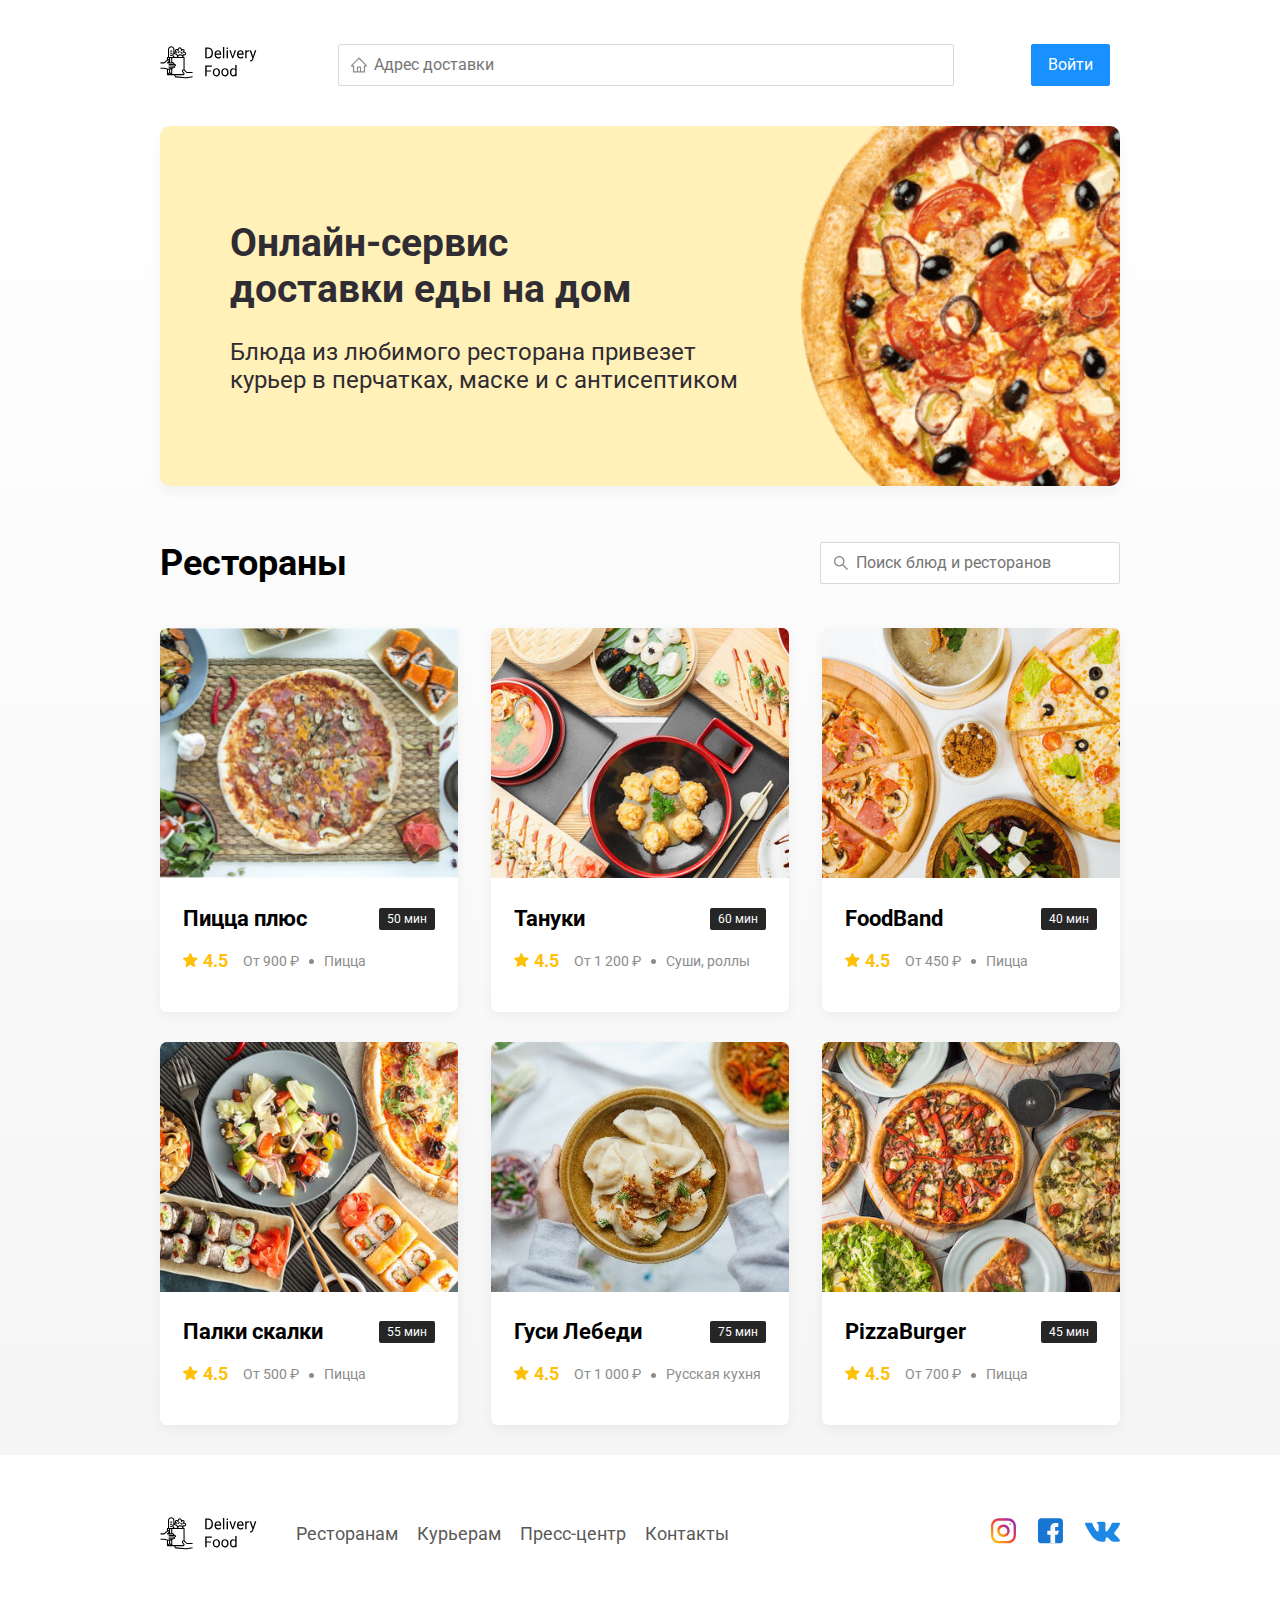
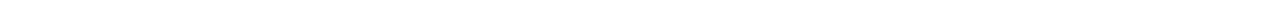
<file: index.html>
<!DOCTYPE html>
<html lang="ru">

<head>
	<meta charset="UTF-8" />
	<meta name="viewport" content="width=device-width, initial-scale=1.0" />
	<title>Delivery Food — доставка еды на дом</title>
	<link href="https://fonts.googleapis.com/css?family=Roboto:400,700&display=swap&subset=cyrillic" rel="stylesheet" />
	<link rel="stylesheet" href="css/normalize.css" />
	<link rel="stylesheet" href="css/style.css" />
	<script src="./js/auth.js" defer></script>
	<script src="./js/partners.js" defer></script>
</head>

<body>
	<div class="container">
		<header class="header">
			<a class="logo">
				<img src="img/icon/logo.svg" alt="Logo" />
			</a>
			<label class="address">
				<input type="text" class="input input-address" placeholder="Адрес доставки" />
			</label>
			<div class="buttons">
				<span class="user-name"></span>
				<button class="button button-primary button-auth">
					<span class="button-auth-svg"></span>
					<span class="button-text">Войти</span>
				</button>
				<button class="button button-cart" id="cart-button">
					<span class="button-cart-svg"></span>
					<span class="button-text">Корзина</span>
				</button>
				<button class="button button-primary button-out">
					<span class="button-text">Выйти</span>
					<span class="button-out-svg"></span>
				</button>
			</div>
		</header>
	</div>
	<!-- /.container  -->

	<main class="main">
		<div class="container">
			<section class="container-promo">
				<section class="promo pizza">
					<h1 class="promo-title">Онлайн-сервис <br />доставки еды на дом</h1>
					<p class="promo-text">
						Блюда из любимого ресторана привезет курьер в перчатках, маске и с антисептиком
					</p>
				</section>
				<!-- <section class="promo kebab">
					<h1 class="promo-title">Шашлыки на майские <br> со скидкой 35%</h1>
					<p class="promo-text">
						Закажите шашлыки в любом ресторане до 10 мая и получите скидку по промокоду OMAGAD
					</p>
				</section>
				<section class="promo vegetables">
					<h1 class="promo-title">Скидка 20% на всю еду <br> по промокоду LOVE.JS</h1>
					<p class="promo-text">
						Блюдо из ресторана привезут вместе с двумя подарочными книгами по фронтенду
					</p>
				</section>
				<section class="promo sushi">
					<h1 class="promo-title">Сеты со скидкой до 30% <br> в ресторанах</h1>
					<p class="promo-text">
						Скидки на сеты до 30 мая по промокоду DADADA
					</p>
				</section> -->
			</section>
			<section class="restaurants">
				<div class="section-heading">
					<h2 class="section-title">Рестораны</h2>
					<label class="search">
						<input type="text" class="input input-search" placeholder="Поиск блюд и ресторанов" />
					</label>
				</div>
				<div class="cards cards-restaurants">
					<a href="restaurant.html" class="card card-restaurant">
						<img src="img/pizza-plus/preview.jpg" alt="image" class="card-image" />
						<div class="card-text">
							<div class="card-heading">
								<h3 class="card-title">Пицца плюс</h3>
								<span class="card-tag tag">50 мин</span>
							</div>
							<!-- /.card-heading -->
							<div class="card-info">
								<div class="rating">
									4.5
								</div>
								<div class="price">От 900 ₽</div>
								<div class="category">Пицца</div>
							</div>
							<!-- /.card-info -->
						</div>
						<!-- /.card-text -->
					</a>
					<!-- /.card -->

					<a href="restaurant.html" class="card card-restaurant">
						<img src="img/tanuki/preview.jpg" alt="image" class="card-image" />
						<div class="card-text">
							<div class="card-heading">
								<h3 class="card-title">Тануки</h3>
								<span class="card-tag tag">60 мин</span>
							</div>
							<!-- /.card-heading -->
							<div class="card-info">
								<div class="rating">
									4.5
								</div>
								<div class="price">От 1 200 ₽</div>
								<div class="category">Суши, роллы</div>
							</div>
							<!-- /.card-info -->
						</div>
						<!-- /.card-text -->
					</a>
					<!-- /.card -->

					<a href="restaurant.html" class="card card-restaurant">
						<img src="img/food-band/preview.jpg" alt="image" class="card-image" />
						<div class="card-text">
							<div class="card-heading">
								<h3 class="card-title">FoodBand</h3>
								<span class="card-tag tag">40 мин</span>
							</div>
							<!-- /.card-heading -->
							<div class="card-info">
								<div class="rating">
									4.5
								</div>
								<div class="price">От 450 ₽</div>
								<div class="category">Пицца</div>
							</div>
							<!-- /.card-info -->
						</div>
						<!-- /.card-text -->
					</a>
					<!-- /.card -->

					<a href="restaurant.html" class="card card-restaurant">
						<img src="img/palki-skalki/preview.jpg" alt="image" class="card-image" />
						<div class="card-text">
							<div class="card-heading">
								<h3 class="card-title">Палки скалки</h3>
								<span class="card-tag tag">55 мин</span>
							</div>
							<!-- /.card-heading -->
							<div class="card-info">
								<div class="rating">
									4.5
								</div>
								<div class="price">От 500 ₽</div>
								<div class="category">Пицца</div>
							</div>
							<!-- /.card-info -->
						</div>
						<!-- /.card-text -->
					</a>
					<!-- /.card -->

					<a href="restaurant.html" class="card card-restaurant">
						<img src="img/gusi-lebedi/preview.jpg" alt="image" class="card-image" />
						<div class="card-text">
							<div class="card-heading">
								<h3 class="card-title">Гуси Лебеди</h3>
								<span class="card-tag tag">75 мин</span>
							</div>
							<!-- /.card-heading -->
							<div class="card-info">
								<div class="rating">
									4.5
								</div>
								<div class="price">От 1 000 ₽</div>
								<div class="category">Русская кухня</div>
							</div>
							<!-- /.card-info -->
						</div>
						<!-- /.card-text -->
					</a>
					<!-- /.card -->

					<a href="restaurant.html" class="card card-restaurant">
						<img src="img/pizza-burger/preview.jpg" alt="image" class="card-image" />
						<div class="card-text">
							<div class="card-heading">
								<h3 class="card-title">PizzaBurger</h3>
								<span class="card-tag tag">45 мин</span>
							</div>
							<!-- /.card-heading -->
							<div class="card-info">
								<div class="rating">
									4.5
								</div>
								<div class="price">От 700 ₽</div>
								<div class="category">Пицца</div>
							</div>
							<!-- /.card-info -->
						</div>
						<!-- /.card-text -->
					</a>
					<!-- /.card -->
				</div>
				<!-- /.cards -->
			</section>
		</div>
		<!-- /.container -->
	</main>

	<footer class="footer">
		<div class="container">
			<div class="footer-block">
				<img src="img/icon/logo.svg" alt="logo" class="logo footer-logo" />
				<nav class="footer-nav">
					<a href="#" class="footer-link">Ресторанам </a>
					<a href="#" class="footer-link">Курьерам</a>
					<a href="#" class="footer-link">Пресс-центр</a>
					<a href="#" class="footer-link">Контакты</a>
				</nav>
				<div class="social-links">
					<a href="#" class="social-link"><img src="img/social/instagram.svg" alt="instagram" /></a>
					<a href="#" class="social-link"><img src="img/social/fb.svg" alt="facebook" /></a>
					<a href="#" class="social-link"><img src="img/social/vk.svg" alt="vk" /></a>
				</div>
				<!-- /.social-links -->
			</div>
			<!-- /.footer-block -->
		</div>
	</footer>

	<div class="modal modal-cart">
		<div class="modal-dialog">
			<div class="modal-header">
				<h3 class="modal-title">Корзина</h3>
				<button class="close">&times;</button>
			</div>
			<!-- /.modal-header -->
			<div class="modal-body">
				<div class="food-row">
					<span class="food-name">Ролл угорь стандарт</span>
					<strong class="food-price">250 ₽</strong>
					<div class="food-counter">
						<button class="counter-button">-</button>
						<span class="counter">1</span>
						<button class="counter-button">+</button>
					</div>
				</div>
				<!-- /.foods-row -->
				<div class="food-row">
					<span class="food-name">Ролл угорь стандарт</span>
					<strong class="food-price">250 ₽</strong>
					<div class="food-counter">
						<button class="counter-button">-</button>
						<span class="counter">1</span>
						<button class="counter-button">+</button>
					</div>
				</div>
				<!-- /.foods-row -->
				<div class="food-row">
					<span class="food-name">Ролл угорь стандарт</span>
					<strong class="food-price">250 ₽</strong>
					<div class="food-counter">
						<button class="counter-button">-</button>
						<span class="counter">1</span>
						<button class="counter-button">+</button>
					</div>
				</div>
				<!-- /.foods-row -->
				<div class="food-row">
					<span class="food-name">Ролл угорь стандарт</span>
					<strong class="food-price">250 ₽</strong>
					<div class="food-counter">
						<button class="counter-button">-</button>
						<span class="counter">1</span>
						<button class="counter-button">+</button>
					</div>
				</div>
				<!-- /.foods-row -->
			</div>
			<!-- /.modal-body -->
			<div class="modal-footer">
				<span class="modal-pricetag">1250 ₽</span>
				<div class="footer-buttons">
					<button class="button button-primary">Оформить заказ</button>
					<button class="button clear-cart">Отмена</button>
				</div>
			</div>
			<!-- /.modal-footer -->
		</div>
		<!-- /.modal-dialog -->
	</div>

	<div class="modal-auth">
		<div class="modal-dialog modal-dialog-auth">
			<button class="close-auth">&times;</button>
			<form id="logInForm">
				<fieldset class="modal-body">
					<legend class="modal-title">Авторизация</legend>
					<label class="label-auth">
						<span>Логин</span>
						<input id="login" type="text">
					</label>
					<label class="label-auth">
						<span>Пароль</span>
						<input id="password" type="password">
					</label>
				</fieldset>
				<!-- /.modal-body -->
				<div class="modal-footer">
					<div class="footer-buttons">
						<button class="button button-primary button-login" type="submit">Войти</button>
					</div>
				</div>
			</form>
			<!-- /.modal-footer -->
		</div>
		<!-- /.modal-dialog -->
	</div>
</body>

</html>
</file>
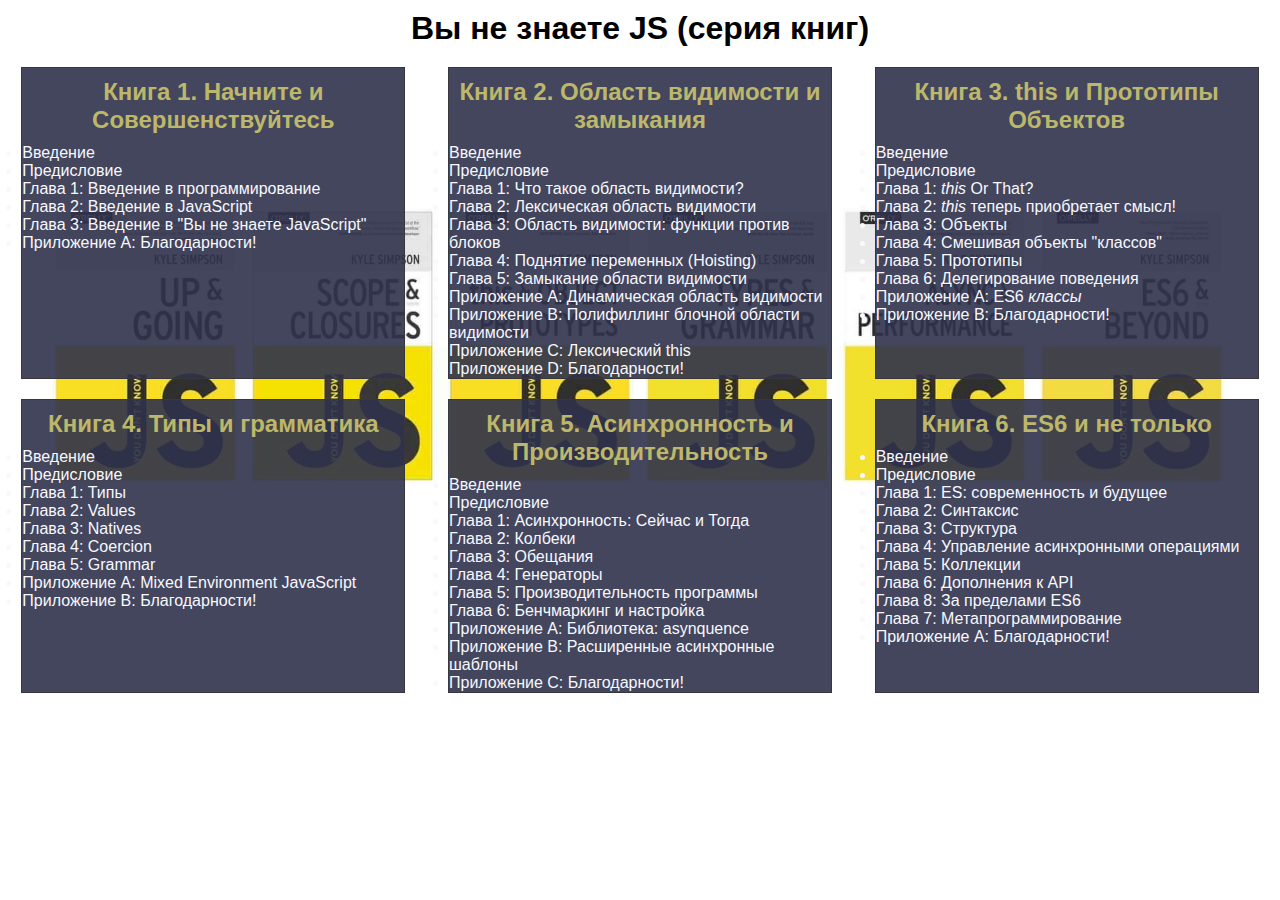
<file: Lesson10/index.html>
<!doctype html>
<html lang="ru">
<head>
    <meta charset="UTF-8">
    <meta name="viewport"
          content="width=device-width, user-scalable=no, initial-scale=1.0, maximum-scale=1.0, minimum-scale=1.0">
    <meta http-equiv="X-UA-Compatible" content="ie=edge">
    <link rel="stylesheet" href="style.css">
    <title>You don't know js</title>
    <script defer src="./script.js"></script>
</head>
<h1>Вы не знаете JS (серия книг)</h1>
<aside class="books">
    <div class="book">
        <h2>
            <a href="https://github.com/azat-io/you-dont-know-js-ru/blob/master/scope%20%26%20closures/README.md#%D0%92%D1%8B-%D0%BD%D0%B5-%D0%B7%D0%BD%D0%B0%D0%B5%D1%82%D0%B5-js-%D0%9E%D0%B1%D0%BB%D0%B0%D1%81%D1%82%D1%8C-%D0%B2%D0%B8%D0%B4%D0%B8%D0%BC%D0%BE%D1%81%D1%82%D0%B8-%D0%B8-%D0%B7%D0%B0%D0%BC%D1%8B%D0%BA%D0%B0%D0%BD%D0%B8%D1%8F"
               target="_blank"> Книга 2. Область видимости и замыкания</a></h2>
        <ul>
            <li>Введение</li>
            <li>Предисловие</li>
            <li>Приложение C: Лексический this</li>
            <li>Глава 1: Что такое область видимости?</li>
            <li>Глава 4: Поднятие переменных (Hoisting)</li>
            <li>Глава 5: Замыкание области видимости</li>
            <li>Глава 2: Лексическая область видимости</li>
            <li>Приложение A: Динамическая область видимости</li>
            <li>Глава 3: Область видимости: функции против блоков</li>
            <li>Приложение B: Полифиллинг блочной области видимости</li>
            <li>Приложение D: Благодарности!</li>
        </ul>
    </div>
    <div class="book">
        <h2>
            <a href="https://github.com/azat-io/you-dont-know-js-ru/blob/master/up%20%26%20going/README.md#%D0%92%D1%8B-%D0%BD%D0%B5-%D0%B7%D0%BD%D0%B0%D0%B5%D1%82%D0%B5-js-%D0%9D%D0%B0%D1%87%D0%BD%D0%B8%D1%82%D0%B5-%D0%B8-%D0%A1%D0%BE%D0%B2%D0%B5%D1%80%D1%88%D0%B5%D0%BD%D1%81%D1%82%D0%B2%D1%83%D0%B9%D1%82%D0%B5%D1%81%D1%8C"
               target="_blank">Книга 1. Начните и Совершенствуйтесь</a></h2>
        <ul>
            <li class="chapter">Введение</li>
            <li class="chapter">Предисловие</li>
            <li class="chapter">Глава 1: Введение в программирование</li>
            <li class="chapter">Глава 2: Введение в JavaScript</li>
            <li class="chapter">Глава 3: Введение в "Вы не знаете JavaScript"</li>
            <li class="chapter">Приложение A: Благодарности!</li>
        </ul>
    </div>
    <div class="book">
        <h2>
            <a href="https://github.com/azat-io/you-dont-know-js-ru/blob/master/es6%20%26%20beyond/README.md#you-dont-know-js-es6--beyond"
               target="_blank">Книга 6. ES6 и не только</a></h2>
        <ul>
            <li>Введение</li>
            <li>Предисловие</li>
            <li>Глава 1: ES: современность и будущее</li>
            <li>Глава 2: Синтаксис</li>
            <li>Глава 3: Структура</li>
            <li>Глава 4: Управление асинхронными операциями</li>
            <li>Глава 5: Коллекции</li>
            <li>Глава 6: Дополнения к API</li>
            <li>Глава 7: Метапрограммирование</li>
            <li>Приложение A: Благодарности!</li>
        </ul>
    </div>
    <div class="book">
        <h2>
            <a href="https://github.com/azat-io/you-dont-know-js-ru/blob/master/types%20%26%20grammar/README.md#you-dont-know-js-types--grammar"
               target="_blank">Книга 4. Типы и грамматика</a></h2>
        <ul>
            <li>Введение</li>
            <li>Предисловие</li>
            <li>Глава 1: Типы</li>
            <li>Глава 2: Values</li>
            <li>Глава 3: Natives</li>
            <li>Глава 4: Coercion</li>
            <li>Глава 5: Grammar</li>
            <li>Приложение A: Mixed Environment JavaScript</li>
            <li>Приложение B: Благодарности!</li>
        </ul>
    </div>
    <div class="book">
        <h2>
            <a href="https://github.com/azat-io/you-dont-know-js-ru/blob/master/this%20%26%20object%20prototypes/README.md#you-dont-know-js-this--object-prototypes"
               target="_blank">Книга 3. this и Пропопипы Объектов</a></h2>
        <ul>
            <li>Введение</li>
            <li>Предисловие</li>
            <li>Глава 1: <em>this</em> Or That?</li>
            <li>Глава 2: <em>this</em> теперь приобретает смысл!</li>
            <li>Глава 3: Объекты</li>
            <li>Глава 4: Смешивая объекты "классов"</li>
            <li>Глава 5: Прототипы</li>
            <li>Глава 6: Делегирование поведения</li>
            <li>Приложение A: ES6 <em>классы</em></li>
            <li>Приложение B: Благодарности!</li>
        </ul>
    </div>
    <div class="book">
        <h2>
            <a href="https://github.com/azat-io/you-dont-know-js-ru/blob/master/async%20%26%20performance/README.md#you-dont-know-js-async--performance"
               target="_blank">Книга 5. Асинхронность и Производительность</a></h2>
        <ul>
            <li>Введение</li>
            <li>Предисловие</li>
            <li>Глава 4: Генераторы</li>
            <li>Глава 2: Колбеки</li>
            <li>Глава 3: Обещания</li>
            <li>Приложение A: Библиотека: asynquence</li>
            <li>Глава 5: Производительность программы</li>
            <li>Глава 6: Бенчмаркинг и настройка</li>
            <li>Приложение B: Расширенные асинхронные шаблоны</li>
            <li>Глава 1: Асинхронность: Сейчас и Тогда</li>
            <li>Приложение C: Благодарности!</li>
        </ul>
    </div>
</aside>


<div class="adv">
    <span>Купи google недорого</span>
</div>


</body>
</html>
</file>
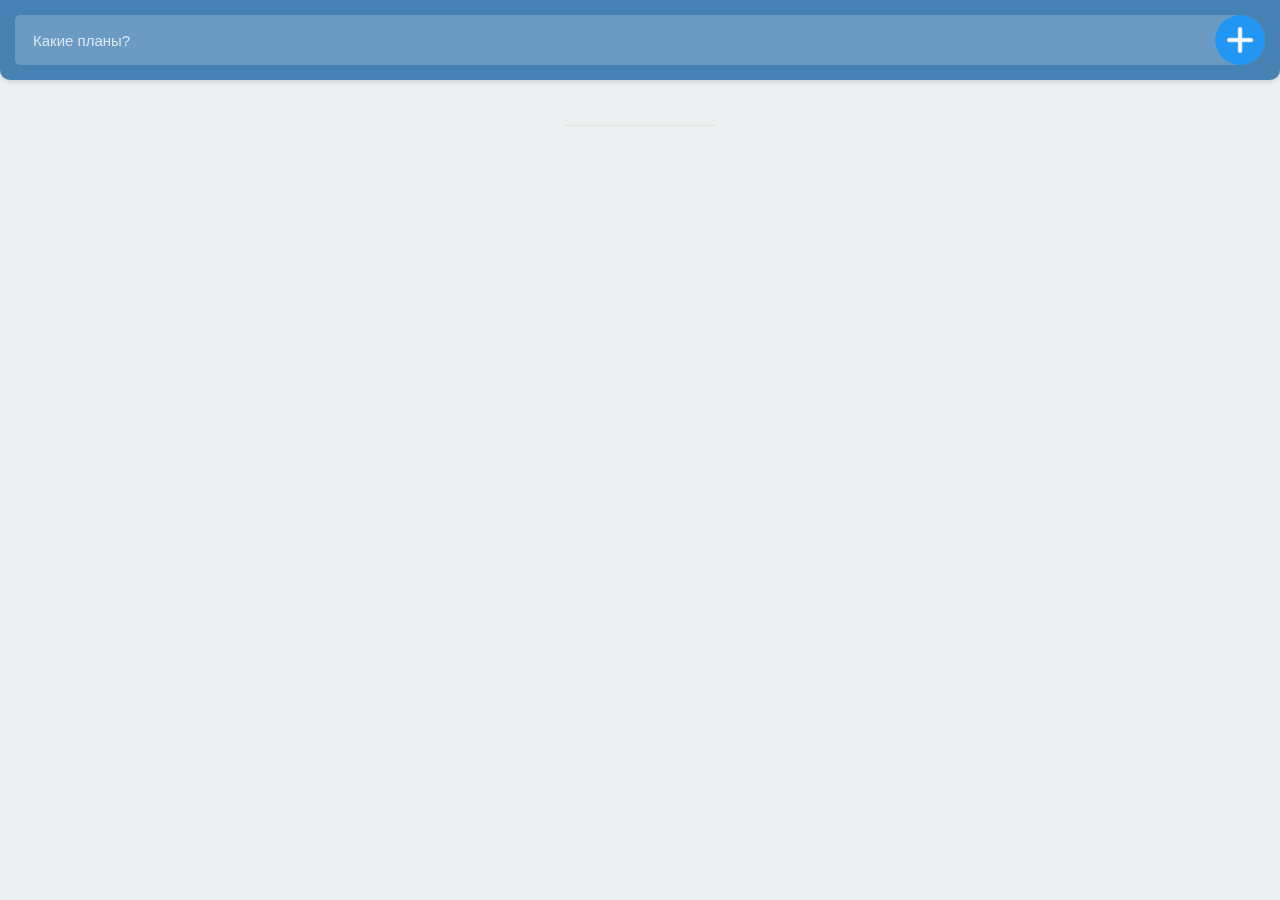
<file: Lesson13/index.html>
<!doctype html>
<html lang="ru">

<head>
	<meta charset="UTF-8">
	<meta name="viewport"
		content="width=device-width, user-scalable=no, initial-scale=1.0, maximum-scale=1.0, minimum-scale=1.0">
	<meta http-equiv="X-UA-Compatible" content="ie=edge">
	<title>ToDo</title>

	<link rel="stylesheet" type="text/css" href="css/normalize.css">
	<link rel="stylesheet" type="text/css" href="css/style.css">
    <script src="./js/script.js" defer></script>
</head>

<body>

	<header class="header">
		<form class="todo-control">
			<label><input class="header-input" type="text" placeholder="Какие планы?"></label>
			<button class="header-button" id="add" type="submit"></button>
		</form>
	</header>

	<div class="todo-container">

		<ul class="todo todo-list" id="todo">
		</ul>
		<ul class="todo todo-completed" id="completed">
		</ul>
	</div>


</body>

</html>
</file>
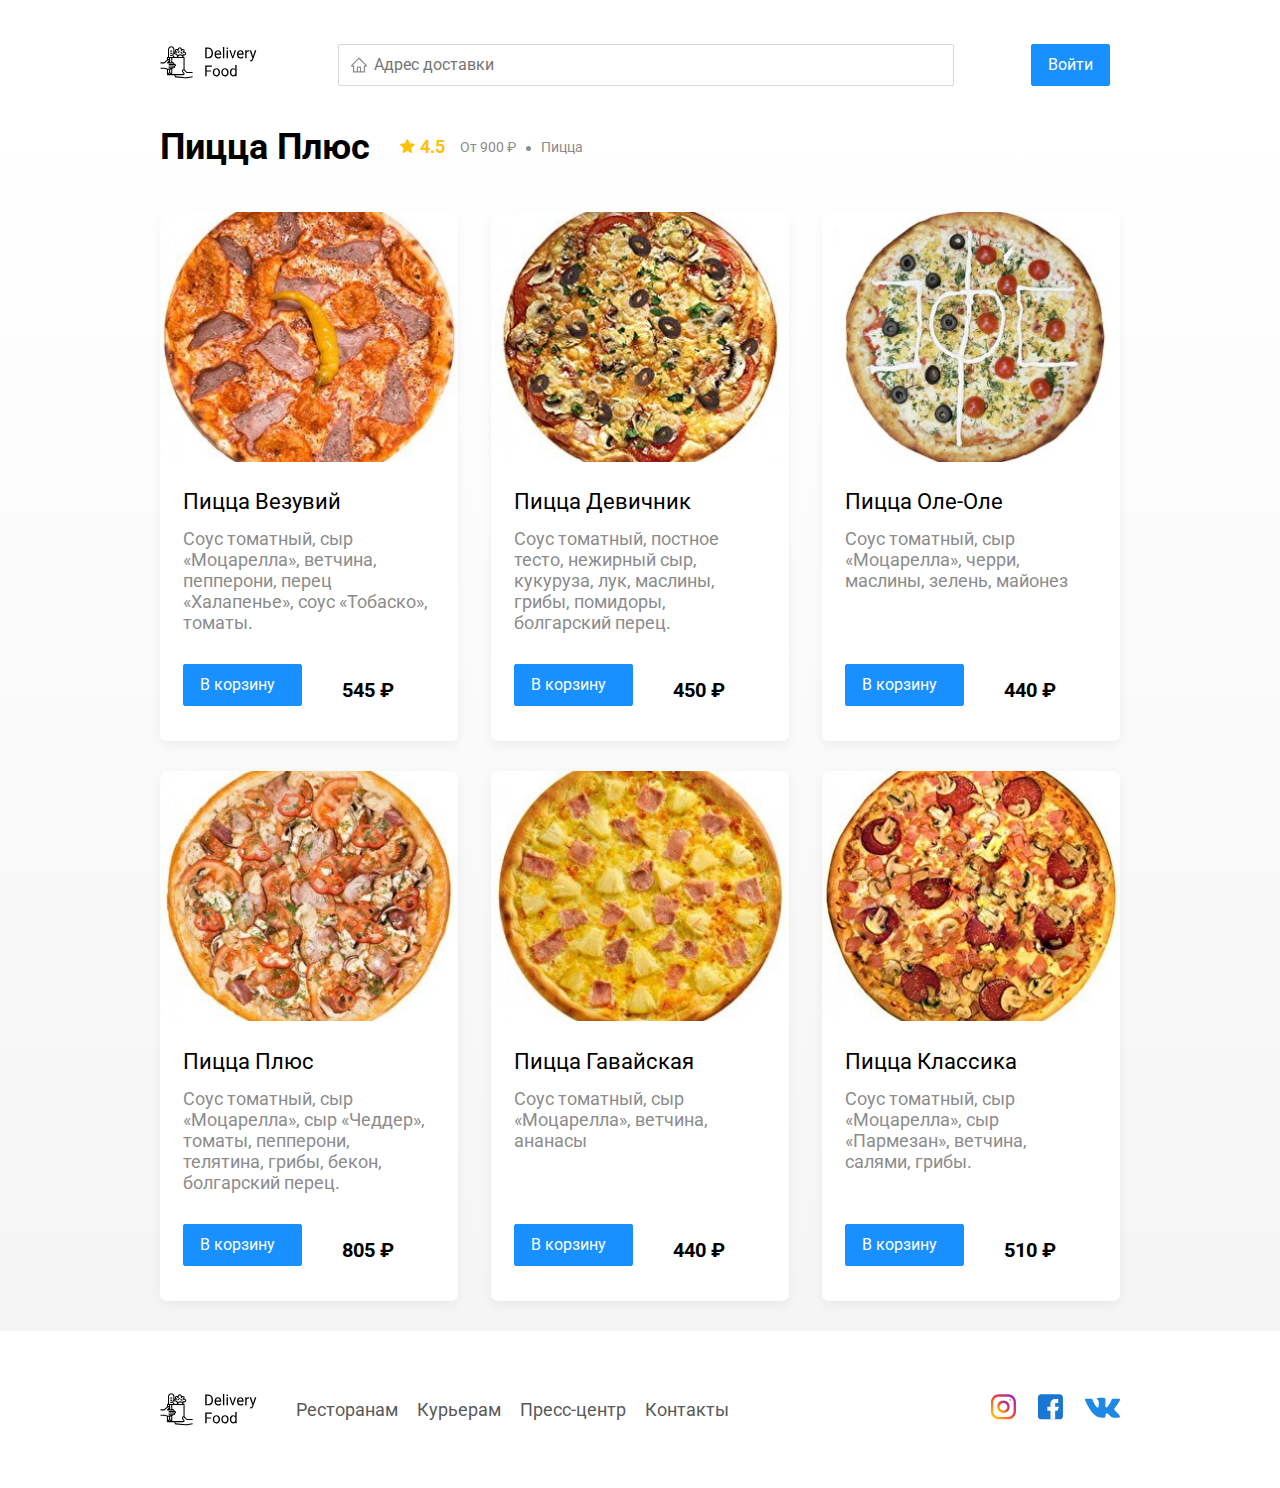
<file: restaurant.html>
<!DOCTYPE html>
<html lang="ru">

<head>
	<meta charset="UTF-8" />
	<meta name="viewport" content="width=device-width, initial-scale=1.0" />
	<title>PizzaBurger — доставка еды на дом</title>
	<link href="https://fonts.googleapis.com/css?family=Roboto:400,700&display=swap&subset=cyrillic" rel="stylesheet" />
	<link rel="stylesheet" href="css/normalize.css" />
	<link rel="stylesheet" href="css/style.css" />
	<script src="./js/auth.js" defer></script>
	<script src="./js/menu.js" defer></script>
</head>

<body>
	<div class="container">
		<header class="header">
			<a href="index.html" class="logo">
				<img src="img/icon/logo.svg" alt="Logo" />
			</a>
			<label class="address">
				<input type="text" class="input input-address" placeholder="Адрес доставки" />
			</label>
			<div class="buttons">
				<span class="user-name"></span>
				<button class="button button-primary button-auth">
					<span class="button-auth-svg"></span>
					<span class="button-text">Войти</span>
				</button>
				<button class="button button-cart" id="cart-button">
					<span class="button-cart-svg"></span>
					<span class="button-text">Корзина</span>
				</button>
				<button class="button button-primary button-out">
					<span class="button-text">Выйти</span>
					<span class="button-out-svg"></span>
				</button>
			</div>
		</header>
	</div>
	<!-- /.container  -->

	<main class="main">
		<div class="container">
			<section class="menu">
				<div class="section-heading">
					<h2 class="section-title restaurant-title">Пицца Плюс</h2>
					<div class="card-info">
						<div class="rating">
							4.5
						</div>
						<div class="price">От 900 ₽</div>
						<div class="category">Пицца</div>
					</div>
					<!-- /.card-info -->
				</div>
				<div class="cards cards-menu">
					<div class="card">
						<img src="img/pizza-plus/pizza-vesuvius.jpg" alt="image" class="card-image" />
						<div class="card-text">
							<div class="card-heading">
								<h3 class="card-title card-title-reg">Пицца Везувий</h3>
							</div>
							<!-- /.card-heading -->
							<div class="card-info">
								<div class="ingredients">Соус томатный, сыр «Моцарелла», ветчина, пепперони, перец
									«Халапенье», соус «Тобаско», томаты.
								</div>
							</div>
							<!-- /.card-info -->
							<div class="card-buttons">
								<button class="button button-primary button-add-cart">
									<span class="button-card-text">В корзину</span>
									<span class="button-cart-svg"></span>
								</button>
								<strong class="card-price-bold">545 ₽</strong>
							</div>
						</div>
						<!-- /.card-text -->
					</div>
					<!-- /.card -->

					<div class="card">
						<img src="img/pizza-plus/pizza-girls.jpg" alt="image" class="card-image" />
						<div class="card-text">
							<div class="card-heading">
								<h3 class="card-title card-title-reg">Пицца Девичник</h3>
							</div>
							<!-- /.card-heading -->
							<div class="card-info">
								<div class="ingredients">Соус томатный, постное тесто, нежирный сыр, кукуруза, лук,
									маслины,
									грибы, помидоры, болгарский перец.
								</div>
							</div>
							<!-- /.card-info -->
							<div class="card-buttons">
								<button class="button button-primary button-add-cart">
									<span class="button-card-text">В корзину</span>
									<span class="button-cart-svg"></span>
								</button>
								<strong class="card-price-bold">450 ₽</strong>
							</div>
						</div>
						<!-- /.card-text -->
					</div>
					<!-- /.card -->

					<div class="card">
						<img src="img/pizza-plus/pizza-oleole.jpg" alt="image" class="card-image" />
						<div class="card-text">
							<div class="card-heading">
								<h3 class="card-title card-title-reg">Пицца Оле-Оле</h3>
							</div>
							<!-- /.card-heading -->
							<div class="card-info">
								<div class="ingredients">Соус томатный, сыр «Моцарелла», черри, маслины, зелень, майонез
								</div>
							</div>
							<!-- /.card-info -->
							<div class="card-buttons">
								<button class="button button-primary button-add-cart">
									<span class="button-card-text">В корзину</span>
									<span class="button-cart-svg"></span>
								</button>
								<strong class="card-price-bold">440 ₽</strong>
							</div>
						</div>
						<!-- /.card-text -->
					</div>
					<!-- /.card -->

					<div class="card">
						<img src="img/pizza-plus/pizza-plus.jpg" alt="image" class="card-image" />
						<div class="card-text">
							<div class="card-heading">
								<h3 class="card-title card-title-reg">Пицца Плюс</h3>
							</div>
							<!-- /.card-heading -->
							<div class="card-info">
								<div class="ingredients">Соус томатный, сыр «Моцарелла», сыр «Чеддер», томаты,
									пепперони,
									телятина, грибы, бекон, болгарский перец.
								</div>
							</div>
							<!-- /.card-info -->
							<div class="card-buttons">
								<button class="button button-primary button-add-cart">
									<span class="button-card-text">В корзину</span>
									<span class="button-cart-svg"></span>
								</button>
								<strong class="card-price-bold">805 ₽</strong>
							</div>
						</div>
						<!-- /.card-text -->
					</div>
					<!-- /.card -->

					<div class="card">
						<img src="img/pizza-plus/pizza-hawaiian.jpg" alt="image" class="card-image" />
						<div class="card-text">
							<div class="card-heading">
								<h3 class="card-title card-title-reg">Пицца Гавайская</h3>
							</div>
							<!-- /.card-heading -->
							<div class="card-info">
								<div class="ingredients">Соус томатный, сыр «Моцарелла», ветчина, ананасы</div>
							</div>
							<!-- /.card-info -->
							<div class="card-buttons">
								<button class="button button-primary button-add-cart">
									<span class="button-card-text">В корзину</span>
									<span class="button-cart-svg"></span>
								</button>
								<strong class="card-price-bold">440 ₽</strong>
							</div>
						</div>
						<!-- /.card-text -->
					</div>
					<!-- /.card -->

					<div class="card">
						<img src="img/pizza-plus/pizza-classic.jpg" alt="image" class="card-image" />
						<div class="card-text">
							<div class="card-heading">
								<h3 class="card-title card-title-reg">Пицца Классика</h3>
							</div>
							<!-- /.card-heading -->
							<div class="card-info">
								<div class="ingredients">Соус томатный, сыр «Моцарелла», сыр «Пармезан», ветчина,
									салями,
									грибы.
								</div>
							</div>
							<!-- /.card-info -->
							<div class="card-buttons">
								<button class="button button-primary button-add-cart">
									<span class="button-card-text">В корзину</span>
									<span class="button-cart-svg"></span>
								</button>
								<strong class="card-price-bold">510 ₽</strong>
							</div>
						</div>
						<!-- /.card-text -->
					</div>
					<!-- /.card -->
				</div>
				<!-- /.cards -->
			</section>
		</div>
		<!-- /.container -->
	</main>

	<footer class="footer">
		<div class="container">
			<div class="footer-block">
				<img src="img/icon/logo.svg" alt="logo" class="logo footer-logo" />
				<nav class="footer-nav">
					<a href="#" class="footer-link">Ресторанам </a>
					<a href="#" class="footer-link">Курьерам</a>
					<a href="#" class="footer-link">Пресс-центр</a>
					<a href="#" class="footer-link">Контакты</a>
				</nav>
				<div class="social-links">
					<a href="#" class="social-link"><img src="img/social/instagram.svg" alt="instagram" /></a>
					<a href="#" class="social-link"><img src="img/social/fb.svg" alt="facebook" /></a>
					<a href="#" class="social-link"><img src="img/social/vk.svg" alt="vk" /></a>
				</div>
				<!-- /.social-links -->
			</div>
			<!-- /.footer-block -->
		</div>
	</footer>

	<div class="modal modal-cart">
		<div class="modal-dialog">
			<div class="modal-header">
				<h3 class="modal-title">Корзина</h3>
				<button class="close">&times;</button>
			</div>
			<!-- /.modal-header -->
			<div class="modal-body">
				<div class="food-row">
					<span class="food-name">Ролл угорь стандарт</span>
					<strong class="food-price">250 ₽</strong>
					<div class="food-counter">
						<button class="counter-button">-</button>
						<span class="counter">1</span>
						<button class="counter-button">+</button>
					</div>
				</div>
				<!-- /.foods-row -->
				<div class="food-row">
					<span class="food-name">Ролл угорь стандарт</span>
					<strong class="food-price">250 ₽</strong>
					<div class="food-counter">
						<button class="counter-button">-</button>
						<span class="counter">1</span>
						<button class="counter-button">+</button>
					</div>
				</div>
				<!-- /.foods-row -->
				<div class="food-row">
					<span class="food-name">Ролл угорь стандарт</span>
					<strong class="food-price">250 ₽</strong>
					<div class="food-counter">
						<button class="counter-button">-</button>
						<span class="counter">1</span>
						<button class="counter-button">+</button>
					</div>
				</div>
				<!-- /.foods-row -->
				<div class="food-row">
					<span class="food-name">Ролл угорь стандарт</span>
					<strong class="food-price">250 ₽</strong>
					<div class="food-counter">
						<button class="counter-button">-</button>
						<span class="counter">1</span>
						<button class="counter-button">+</button>
					</div>
				</div>
				<!-- /.foods-row -->
			</div>
			<!-- /.modal-body -->
			<div class="modal-footer">
				<span class="modal-pricetag">1250 ₽</span>
				<div class="footer-buttons">
					<button class="button button-primary">Оформить заказ</button>
					<button class="button clear-cart">Отмена</button>
				</div>
			</div>
			<!-- /.modal-footer -->
		</div>
		<!-- /.modal-dialog -->
	</div>

	<div class="modal-auth">
		<div class="modal-dialog modal-dialog-auth">
			<button class="close-auth">&times;</button>
			<form id="logInForm">
				<fieldset class="modal-body">
					<legend class="modal-title">Авторизация</legend>
					<label class="label-auth">
						<span>Логин</span>
						<input id="login" type="text">
					</label>
					<label class="label-auth">
						<span>Пароль</span>
						<input id="password" type="password">
					</label>
				</fieldset>
				<!-- /.modal-body -->
				<div class="modal-footer">
					<div class="footer-buttons">
						<button class="button button-primary button-login" type="submit">Войти</button>
					</div>
				</div>
			</form>
			<!-- /.modal-footer -->
		</div>
		<!-- /.modal-dialog -->
	</div>
</body>

</html>
</file>
<file: css/style.css>
* {
    box-sizing: border-box;
}

body {
    font-family: "Roboto", sans-serif;
    padding-top: 44px;
}

a,
button {
    cursor: pointer;
    color: inherit;
}

.hide {
    display: none;
}

.container {
    max-width: 1200px;
    margin: auto;
}

.header {
    display: flex;
    align-items: center;
    justify-content: space-between;
    margin-bottom: 40px;
}

.input {
    background-color: #ffffff;
    border: 1px solid #d9d9d9;
    border-radius: 2px;
    font-size: 16px;
    line-height: 24px;
    padding: 8px 8px 8px 35px;
    background-repeat: no-repeat;
    background-position: left 11px center;
}

.address {
    flex: 0.8;
}

.input-address {
    width: 100%;
    background-image: url(../img/icon/home.svg);
}

.search {
    margin-left: auto;
}

.input-search {
    width: 300px;
    background-image: url(../img/icon/search.svg);

}

.buttons {
    display: flex;
    align-items: center;
}

.button {
    /* display: flex; */
    align-items: center;
    padding: 8px 16px;
    background: #ffffff;
    border: 1px solid #d9d9d9;
    box-sizing: border-box;
    box-shadow: 0 0 2px rgba(0, 0, 0, 0.0015);
    border-radius: 2px;
    color: #595959;
    font-size: 16px;
    line-height: 24px;
}

.button:hover {
    background: #1890ff;
    border: 1px solid #1890ff;
    color: #fff;
}


.button-primary {
    background: #1890ff;
    border: 1px solid #1890ff;
    color: #fff;
    margin-right: 10px;
}

.button-primary:hover {
    background: #ffffff;
    border: 1px solid #d9d9d9;
    color: #595959;
}

.button-icon {
    margin-right: 6px;
}

.button-card-text {
    margin-right: 10px;
}

.button-auth {
    background-position: 20px 13px;
}

.button-primary .button-auth-svg {
    width: 24px;
    height: 24px;
    background-color: #fff;
    -webkit-mask: url("../img/icon/user.svg") no-repeat 50% 50%;
    mask: url("../img/icon/user.svg") no-repeat 50% 50%;
    background-repeat: no-repeat;
}

.button-primary:hover .button-auth-svg {
    background-color: #595959;
}

.button .button-cart-svg {
    width: 24px;
    height: 24px;
    background-color: #595959;
    -webkit-mask: url("../img/icon/shopping-cart.svg") no-repeat 50% 50%;
    mask: url("../img/icon/shopping-cart.svg") no-repeat 50% 50%;
    background-repeat: no-repeat;
}

.button-primary .button-cart-svg {
    background-color: #fff;
}

.button:hover .button-cart-svg {
    background-color: #fff;
}

.button-primary:hover .button-cart-svg {
    background-color: #595959;
}

.button-cart {
    display: none;
    margin: 0 5px;
}

.button-out {
    display: none;
    margin: 0 5px;
}

.user-name {
    display: none;
    margin-right: 20px;
    font-weight: bold;
    font-size: 18px;
}

.promo-slider {

    width: 600px;
    height: 300px;

}

.promo {
    box-shadow: 0 7px 12px rgba(158, 158, 163, 0.1);
    border-radius: 10px;
    padding: 68px 70px;
    margin-bottom: 56px;
}

.pizza {
    background: #fff1b8 url(../img/promo/pizza.png) no-repeat top -100px right -250px / 830px
}

.kebab {
    background: #D6E4FF url(../img/promo/kebab.png) no-repeat top 45px right 40px / 450px;
}

.vegetables {
    background: #FFF566 url(../img/promo/vegetables.png) no-repeat top 0 right 0 / 825px
}

.sushi {
    background: #FFF1F0 url(../img/promo/sushi.png) no-repeat top 10px right 15px / 500px
}

.promo-title {
    font-style: normal;
    font-weight: bold;
    font-size: 39px;
    line-height: 46px;
    color: #302c34;
}

.promo-text {
    font-style: normal;
    font-weight: normal;
    font-size: 24px;
    line-height: 28px;
    color: #302c34;
    max-width: 538px;
}

.main {
    background: linear-gradient(180deg, rgba(245, 245, 245, 0) 1.04%, #f5f5f5 100%);
}

.section-heading {
    display: flex;
    align-items: center;
    margin-bottom: 44px;
}

.section-title {
    font-style: normal;
    font-weight: bold;
    font-size: 36px;
    line-height: 42px;
    margin: 0 30px 0 0;
    color: #000000;
}

.cards {
    display: flex;
    align-items: flex-start;
    justify-content: space-between;
    flex-wrap: wrap;
}

.card {
    background: #ffffff;
    box-shadow: 0 4px 12px rgba(0, 0, 0, 0.05);
    border-radius: 7px;
    overflow: hidden;
    margin-bottom: 30px;
    flex-basis: 31%;
    text-decoration: none;

}

.card-restaurant {
    cursor: pointer
}

.card-image {
    width: 100%;
    height: 250px;
    object-fit: cover;
}


.card-text {
    padding: 20px 23px 35px;
    min-height: 275px;
    display: flex;
    flex-direction: column;
}



.restaurants .card-text {
    min-height: auto;
}

.card-heading {
    display: flex;
    align-items: center;
    justify-content: space-between;
    margin-bottom: 10px;
}

.card-title {
    margin: 0;
    font-style: normal;
    font-weight: bold;
    font-size: 22px;
    line-height: 32px;
}

.card-title-reg {
    font-weight: 400;
}

.card-tag {
    font-style: normal;
    font-weight: normal;
    font-size: 12px;
    line-height: 20px;
    color: #ffffff;
    background: #262626;
    border-radius: 2px;
    padding: 1px 8px;
}

.card-info {
    display: flex;
    align-items: center;
    flex-wrap: wrap;
}

.card-buttons {
    display: flex;
    margin-top: 24px;
    flex-grow: 1;
    align-items: flex-end;
}

.card-price-bold {
    font-weight: bold;
    font-size: 20px;
    line-height: 32px;
    margin-left: 30px;
}

.rating {
    background-image: url("../img/icon/rating.svg");
    background-repeat: no-repeat;
    background-position: 0 7px;
    padding-left: 20px;
    margin-right: 26px;
    color: #ffc107;
    font-weight: bold;
    font-size: 18px;
    line-height: 32px;
}

.price,
.category {
    color: #8c8c8c;
    font-size: 18px;
    line-height: 32px;
}

.price {
    margin-right: 10px;
}

.ingredients {
    color: #8c8c8c;
    font-size: 18px;
    line-height: 21px;
}

.category {
    text-overflow: ellipsis;
    overflow: hidden;
    white-space: nowrap;
    max-width: 150px;
}

.price:after {
    content: "";
    width: 5px;
    height: 5px;
    background-color: #8c8c8c;
    display: inline-block;
    vertical-align: middle;
    border-radius: 50%;
    margin-left: 10px;
}

.footer {
    padding: 60px 0;
}

.footer-block {
    display: flex;
    align-items: center;
    justify-content: space-between;
}

.footer-nav {
    margin-left: 35px;
    margin-right: auto;
}

.footer-link {
    display: inline-block;
    color: #595959;
    font-style: normal;
    font-weight: normal;
    font-size: 18px;
    line-height: 21px;
    text-decoration: none;
}

.footer-link:not(:last-child) {
    margin-right: 15px;
}

.social-links {
    display: flex;
    align-items: center;
}

.social-link:not(:last-child) {
    margin-right: 21px;
}

.modal {
    position: fixed;
    left: 0;
    top: 0;
    width: 100%;
    height: 100%;
    background: rgba(0, 0, 0, 0.4);
    display: none;
    z-index: 999;
}

.modal-auth {
    position: fixed;
    left: 0;
    top: 0;
    width: 100%;
    height: 100%;
    background: rgba(0, 0, 0, 0.4);
    display: none;
    z-index: 999;
}

.is-open {
    display: flex;
}

.modal-dialog {
    max-width: 780px;
    width: 95%;
    background: #ffffff;
    border-radius: 5px;
    margin: auto;
    padding: 40px 45px;
}

.modal-dialog-auth {
    width: auto;
    position: relative;
}

.label-auth {
    display: block;
    margin: 30px;
}

.label-auth span {
    width: 80px;
    display: inline-block;
}

.modal-header {
    display: flex;
    align-items: center;
    justify-content: space-between;
    margin-bottom: 45px;
}

.modal-title {
    margin: 0;
    font-weight: bold;
    font-size: 36px;
    line-height: 42px;
}

.close {
    font-size: 36px;
    border: none;
    background-color: transparent;
}

.close-auth {
    font-size: 36px;
    border: none;
    background-color: transparent;
    position: absolute;
    top: 10px;
    right: 20px;
}

.modal-body {
    margin-bottom: 22px;
}

.food-row {
    display: flex;
    align-items: flex-start;
    justify-content: space-between;
    padding-bottom: 8px;
    border-bottom: 1px solid #d9d9d9;
    margin-bottom: 15px;
}

.food-name {
    font-weight: normal;
    font-size: 18px;
    line-height: 32px;
}

.food-price {
    margin-left: auto;
    margin-right: 47px;
    font-weight: bold;
    font-size: 20px;
    line-height: 32px;
}

.food-counter {
    display: flex;
    align-items: center;
}

.counter-button {
    display: flex;
    align-items: center;
    justify-content: center;
    width: 39px;
    height: 32px;
    background: #ffffff;
    border: 1px solid #40a9ff;
    box-sizing: border-box;
    border-radius: 2px;
    font-weight: normal;
    font-size: 14px;
    line-height: 22px;
    color: #40a9ff;
}

.counter-button:hover {
    background: #40a9ff;
    border: 1px solid #ffffff;
    color: #ffffff;
}

.counter {
    font-size: 16px;
    line-height: 24px;
    margin-left: 10px;
    margin-right: 10px;
}

.modal-footer {
    display: flex;
    align-items: center;
    justify-content: space-between;
}

.modal-auth .modal-footer {
    justify-content: flex-end;
}

.footer-buttons {
    display: flex;
    align-items: center;
}

.modal-pricetag {
    background: #262626;
    border-radius: 5px;
    color: #ffffff;
    padding: 15px 20px;
    font-size: 20px;
    line-height: 23px;
}

@media (max-width: 1366px) {
    .container {
        max-width: 960px;
    }

    .pizza {
        background-position: center right -300px;
        background-size: 750px;
    }


    .kebab {
        background-position: top -5px right -93px;
        background-size: 530px;
    }

    .vegetables {
        background-position: top 0 right -93px;
        background-size: 820px;
    }

    .sushi {
        background-position: center right -90px;
    }

    .rating {
        margin-right: 15px;
    }

    .category,
    .price {
        font-size: 14px;
    }
}

@media (max-width: 992px) {
    .container {
        max-width: 750px;
    }



    .pizza {
        padding: 50px;
        background-size: 500px;
        background-position: center right -200px;
    }


    .kebab {
        background-position: top 55px right -100px;
        background-size: 385px;
    }

    .vegetables {
        background-position: top 0 right -280px;
        background-size: 810px;
    }

    .sushi {
        background-position: top 30px right -175px;
    }



    .promo-text {
        font-size: 18px;
        max-width: 400px;
    }

    .card {
        flex-basis: 49%;
    }

    .footer-link {
        font-size: 16px;
    }
}

@media (max-width: 768px) {
    .container {
        max-width: 560px;
    }

    .card-info {
        flex-wrap: wrap;
    }

    .card .rating {
        flex-basis: 100%;
    }

    .card-title {
        font-size: 18px;
    }

    .card-text {
        min-height: 290px;
    }

    .card-price-bold {
        margin-left: 20px;
    }


    .pizza {
        background-size: 400px;
        background-position: bottom 50px right -200px;
    }


    .kebab {
        background-position: top -5px right -74px;
        background-size: 300px;
    }

    .vegetables {
        background-position: top 0 right -240px;
        background-size: 702px;
    }

    .sushi {
        background-position: top -24px right -75px;
        background-size: 302px;
    }

    .promo-title {
        font-size: 24px;
        line-height: 1.4;
    }

    .promo-text {
        margin-top: 0;
    }
}

@media (max-width: 578px) {
    .container {
        width: 90%;
    }

    .address {
        min-width: 100%;
        order: 1;
    }

    .header {
        flex-wrap: wrap;
    }

    .input-address {
        margin-top: 15px;
        order: 5;
        flex: 1;
    }

    .promo {
        background-image: none;
    }

    .promo-title {
        margin-bottom: 10px;
    }

    .section-title {
        font-size: 20px;
    }

    .card {
        flex-basis: 100%;
    }

    .card-text {
        min-height: auto;
    }

    .card-image {
        width: 100%;
    }

    .footer {
        padding: 30px 0;
    }

    .footer-block {
        align-items: flex-start;
    }

    .footer-nav {
        margin-left: 0;
        margin-right: 0;
        order: 0;
        display: flex;
        flex-direction: column;
    }

    .footer-logo {
        margin-right: 15px;
        order: 1;
    }

    .social-links {
        order: 2;
    }
}

@media (max-width: 480px) {
    .button-text {
        display: none;
    }

    .button-icon {
        margin: 0;
    }

    .user-name {
        margin: 10px;

    }

    .buttons {
        flex-wrap: wrap;
        margin-left: auto;
    }

    .button {
        min-height: 40px;
        padding: 5px 12px;

    }

    .button-out-svg {
        width: 24px;
        height: 24px;
        background-color: #fff;
        -webkit-mask: url(../img/icon/logout.svg) no-repeat 50% 50%;
        mask: url(../img/icon/logout.svg) no-repeat 50% 50%;
        background-repeat: no-repeat;
        -webkit-mask-size: 20px;
        mask-size: 20px;
    }

    .promo {
        padding: 20px;
    }

    .section-heading {
        flex-wrap: wrap;
    }

    .footer-block {
        flex-wrap: wrap;
        flex-direction: column;
        align-items: center;
    }

    .footer-logo {
        order: 0;
        margin-bottom: 20px;
    }

    .footer-nav {
        margin-bottom: 20px;
        text-align: center;
    }

    .footer-link:not(:last-child) {
        margin-right: 0;
    }
}
</file>
<file: Lesson10/style.css>
* {
  -webkit-box-sizing: border-box;
  box-sizing: border-box;
  margin: 0;
  padding: 0;
  outline: 0;
  font-family: sans-serif;
}

a {
  text-decoration: none;
}

a:visited {
  text-decoration: none;
}

a:hover {
  text-decoration: none;
}

a:focus {
  text-decoration: none;
}

a:active {
  text-decoration: none;
}

body {
  position: relative;
  background-image: url(./image/open_book.jpg);
  background-size: cover;
  background-position: center;
  background-repeat: no-repeat;
  z-index: 1;
}


h1,
h2 {
  text-align: center;
  margin: 10px 0;
}

.books {
  margin: 0 auto;
  display: flex;
  flex-wrap: wrap;
  justify-content: space-around;
  max-width: 1300px;
}

h2>a {
  color: darkkhaki;
}

.book {
  position: relative;
  flex-basis: 30%;
  margin: 10px;
  /* padding: 10px 30px 15px; */
  border: 1px solid #39373B;
  color: ghostwhite;
}

.book:before {
  content: "";
  display: block;
  position: absolute;
  left: 0;
  top: 0;
  width: 100%;
  height: 100%;
  background-color: rgba(47, 50, 75, 0.90);
  z-index: -1;
}


@-webkit-keyframes blink {
  100% {
    color: rgba(34, 34, 34, 0);
  }
}

@keyframes blink {
  100% {
    color: rgba(34, 34, 34, 0);
  }
}

.adv {
  position: absolute;
  display: block;
  top: 0;
  right: 10px;
  width: 300px;
  height: 200px;
  background: #f8f8f8 url("./image/adv.jpg") no-repeat center top;
  padding: 150px 0 0;
  text-align: center;
  border: 2px solid red;
  border-radius: 30px;
  font-weight: bold;
  cursor: pointer;
}

.adv span {
  -webkit-animation: blink 1s linear infinite;
  animation: blink 1s linear infinite;
}
</file>
<file: Lesson13/css/style.css>
@charset "UTF-8";


html {
    box-sizing: border-box;
}

*,
*::before,
*::after {
    box-sizing: inherit;
}

body {
    background-color: #f9f9f9;
    font-family: Arial, sans-serif;
    font-size: 16px;
    line-height: 1.429;
    color: black;
}


img {
    max-width: 100%;
    height: auto;
}

a {
    text-decoration: none;
    color: inherit;
}

ul {
    list-style: none;
    padding: 0;
    margin: 0;
}

h1, h2, h3, p {
    padding: 0;
    margin: 0;
}


body {
    background: #edf0f1;
    padding: 80px 0 0 0;
}

.todo-container {
    width: 100%;
    float: left;
    padding: 15px;
}

.header {
    width: 100%;
    height: 80px;

    position: fixed;
    padding: 15px;
    top: 0;
    left: 0;
    z-index: 5;

    background-color: steelblue;
    box-shadow: 0 2px 4px rgba(44, 62, 80, 0.15);
    border-bottom-right-radius: 10px;
    border-bottom-left-radius: 10px;
}

.header-input {
    width: 100%;
    height: 50px;
    float: left;
    color: #fff;
    font-size: 15px;
    font-weight: 400;
    text-indent: 18px;
    padding: 0 60px 0 0;
    background: rgba(255, 255, 255, 0.2);
    border-radius: 5px 25px 25px 5px;
    border: 0;
    box-shadow: none;
    outline: none;

    -webkit-appearance: none;
    -moz-appearance: none;
}

.header-input::-webkit-input-placeholder {
    color: rgba(255, 255, 255, 0.75);
}

.header-input:-ms-input-placeholder {
    color: rgba(255, 255, 255, 0.75);
}

.header-button {
    width: 50px;
    height: 50px;
    background: transparent url("../img/plus.png") no-repeat center/cover;
    position: absolute;
    top: 15px;
    right: 15px;
    z-index: 2;

    border-radius: 25px;
    border: 0;
    box-shadow: none;
    outline: none;
    cursor: pointer;

    -webkit-appearance: none;
    -moz-appearance: none;
}


.todo {
    width: 100%;
    float: left;
}

.todo-item {
    width: 100%;
    min-height: 50px;
    float: left;
    font-size: 14px;
    font-weight: 500;
    color: #444;
    line-height: 22px;

    background: #fff;
    border-radius: 5px;
    position: relative;
    box-shadow: 0 1px 2px rgba(44, 62, 80, 0.10);
    margin: 0 0 10px 0;
    padding: 14px 100px 14px 14px;
    word-break: break-word;
}

.todo-item:last-of-type {
    margin: 0;
}

.todo-buttons {
    width: 100px;
    height: 50px;

    position: absolute;
    top: 0;
    right: 0;
}

.todo-buttons button {
    width: 50px;
    height: 50px;
    float: left;
    background-color: transparent;
    background-position: center;
    background-repeat: no-repeat;
    position: relative;
    border: 0;
    box-shadow: none;
    outline: none;
    cursor: pointer;

    -webkit-appearance: none;
    -moz-appearance: none;
}

.todo-buttons .buttons button:last-of-type:before {
    content: '';
    width: 1px;
    height: 30px;
    background: #edf0f1;

    position: absolute;
    top: 10px;
    left: 0;
}

.todo-remove {
     background-image: url("../img/trash.png");
 }

.todo-complete {
    background-image: url("../img/uncheck.png");
}

.todo-completed .todo-complete {
    background-image: url("../img/check.png");
}

.todo-completed {
    position: relative;
    padding: 60px 0 0 0;
}

.todo-completed:before {
    content: '';
    width: 150px;
    height: 1px;
    background: #d8e5e0;

    position: absolute;
    top: 30px;
    left: 50%;

    margin: 0 0 0 -75px;
}

.todo:empty:after {
    content: 'Нет задач';
    margin: 15px 0 0 0;
}

.todo-completed:empty:after {
    content: 'Нет выполненых задач';
}

.todo:after,
.todo-completed:after {
    width: 100%;
    display: block;
    text-align: center;
    font-size: 12px;
    color: #aaa;
}
</file>
